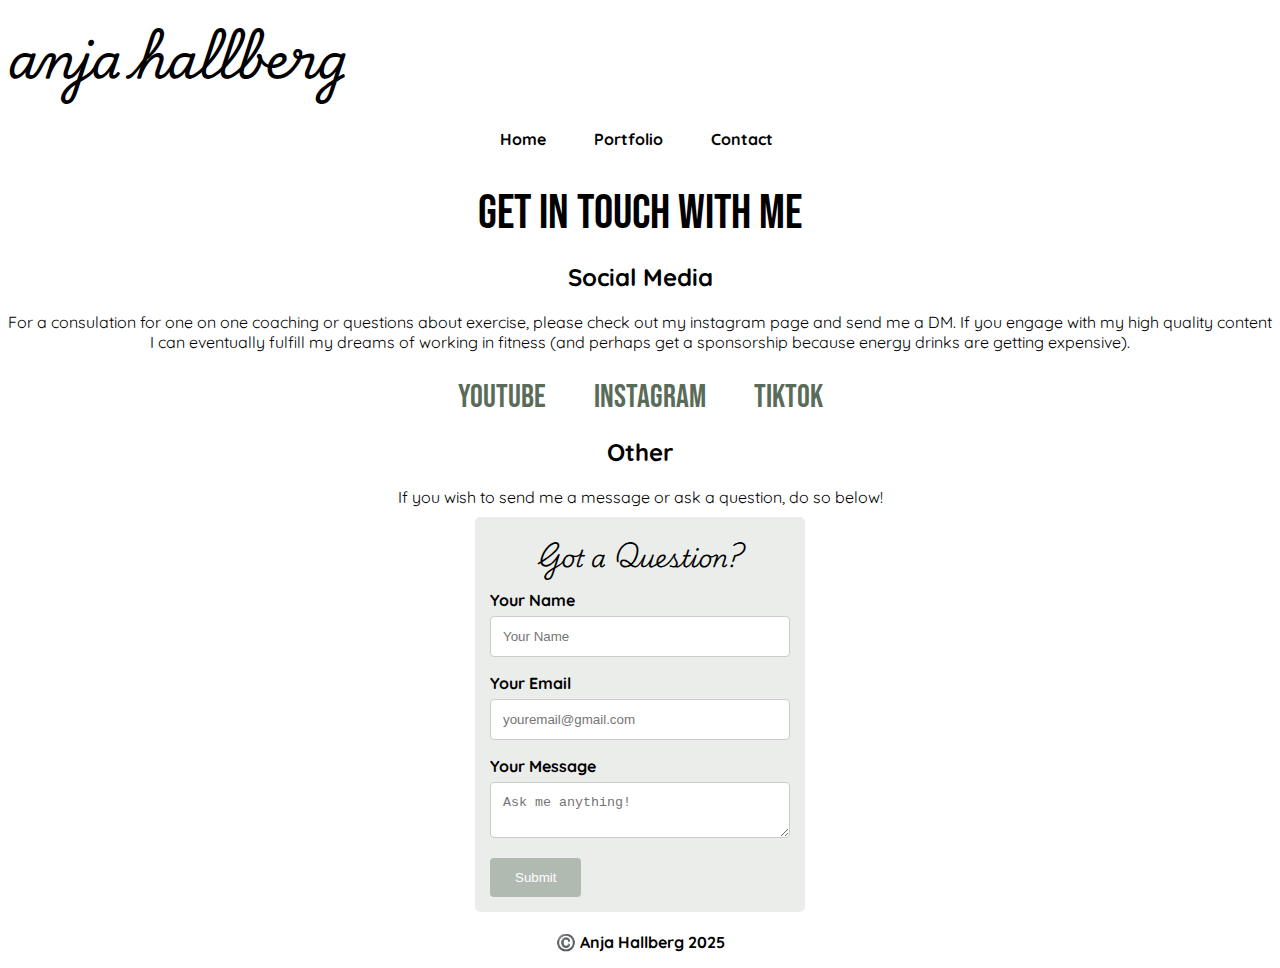
<file: contact.html>
<!--Code has been written with the help of Evelines recorded videos -->

<!DOCTYPE html>
<html lang="en">
  <head>
    <meta charset="UTF-8" />
    <meta name="viewport" content="width=device-width, initial-scale=1.0" />
    <title>Anja Hallberg - Contact</title>
    <link rel="stylesheet" href="css/main.css" />
    <script src="js/main.js" defer></script>
    <link rel="preconnect" href="https://fonts.googleapis.com" />
    <link rel="preconnect" href="https://fonts.gstatic.com" crossorigin />
    <link
      href="https://fonts.googleapis.com/css2?family=Playwrite+IN:wght@100..400&display=swap"
      rel="stylesheet"
    />
    <link rel="preconnect" href="https://fonts.googleapis.com" />
    <link rel="preconnect" href="https://fonts.gstatic.com" crossorigin />
    <link
      href="https://fonts.googleapis.com/css2?family=Bebas+Neue&family=Playwrite+IN:wght@100..400&display=swap"
      rel="stylesheet"
    />
    <link rel="preconnect" href="https://fonts.googleapis.com" />
    <link rel="preconnect" href="https://fonts.gstatic.com" crossorigin />
    <link
      href="https://fonts.googleapis.com/css2?family=Quicksand:wght@300..700&display=swap"
      rel="stylesheet"
    />
  </head>
  <body>
    <header>
      <p id="logo">anja hallberg</p>
      <nav>
        <ul>
          <a class="home" href="index.html"><li>Home</li></a>
          <a class="portfolio" href="portfolio.html"><li>Portfolio</li></a>
          <a class="contact" href="contact.html"><li>Contact</li></a>
        </ul>
      </nav>
    </header>
    <main>
      <h1>Get In Touch With Me</h1>
      <h2>Social Media</h2>
      <p class="intro-text">
        For a consulation for one on one coaching or questions about exercise,
        please check out my instagram page and send me a DM. If you engage with
        my high quality content I can eventually fulfill my dreams of working in
        fitness (and perhaps get a sponsorship because energy drinks are getting
        expensive).
      </p>
      <section class="social-media-form">
        <a class="social-media" href="https://youtube.com"><li>YouTube</li></a>
        <a class="social-media" href="https://www.instagram.com/anjalifts/">
          <li>Instagram</li></a
        >
        <a class="social-media" href="https://www.tiktok.com"
          ><li>TikTok</li></a
        >
      </section>
      <h2>Other</h2>
      <p class="intro-text">
        If you wish to send me a message or ask a question, do so below!
      </p>

      <!--Contact Form adapted from
      https://www.w3schools.com/howto/howto_css_contact_form.asp -->
      <section class="contact-form">
        <h2 class="form-header">Got a Question?</h2>
        <form>
          <label for="name">Your Name</label>
          <input type="text" id="name" placeholder="Your Name" />
          <label for="email">Your Email</label>
          <input type="text" id="email" placeholder="youremail@gmail.com" />
          <label for="message">Your Message</label>
          <textarea
            name="message"
            id="message"
            placeholder="Ask me anything!"
          ></textarea>
          <input id="submit-button" type="submit" value="Submit" />
        </form>
      </section>
    </main>
    <footer>
      <p>©️ Anja Hallberg 2025</p>
    </footer>
  </body>
</html>
</file>
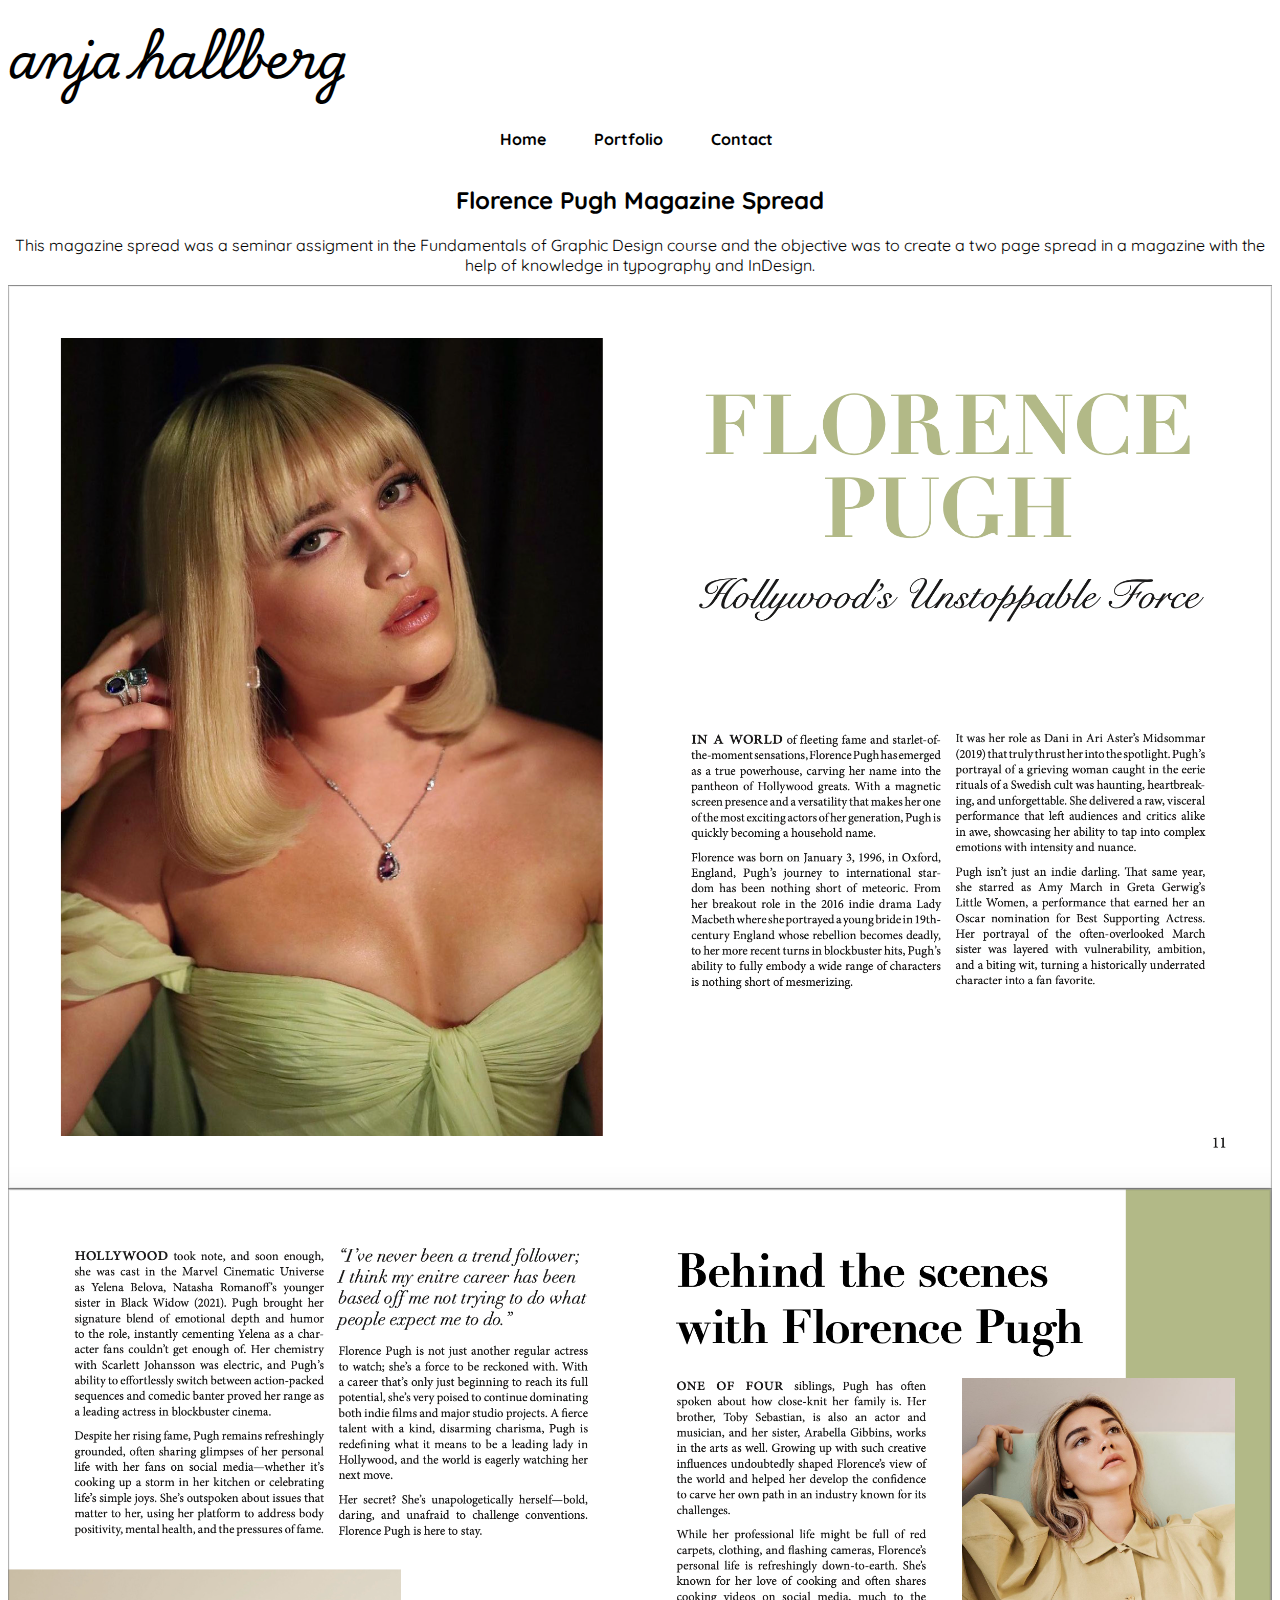
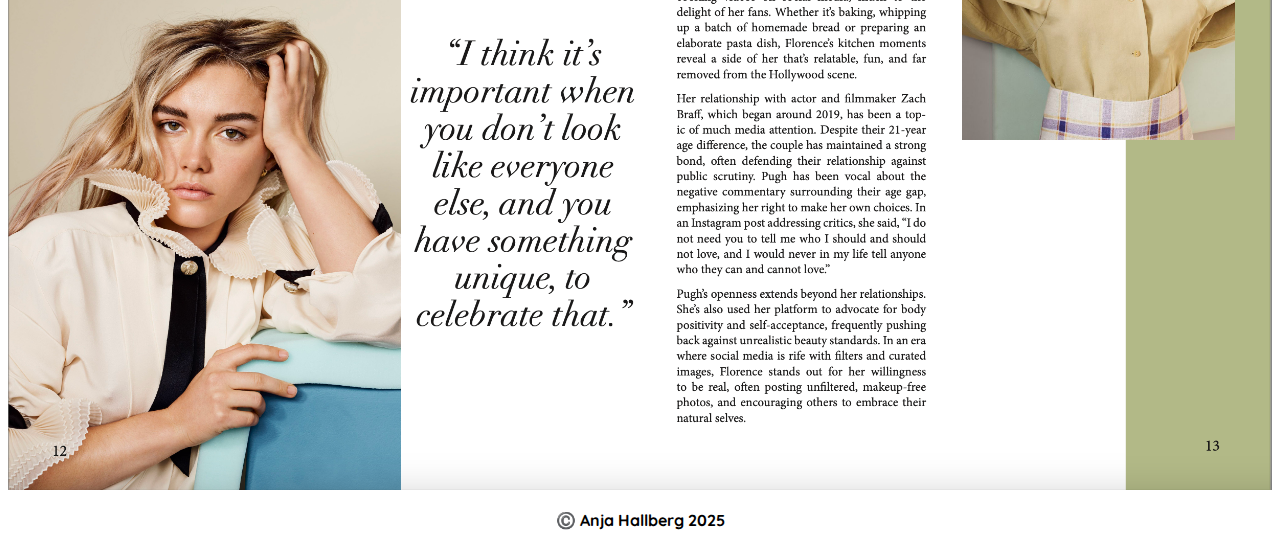
<file: magazine-spread.html>
<!DOCTYPE html>
<html lang="en">
  <head>
    <meta charset="UTF-8" />
    <meta name="viewport" content="width=device-width, initial-scale=1.0" />
    <title>Anja Hallberg - Magazine Spread</title>
    <link rel="stylesheet" href="css/main.css" />
    <script src="js/main.js" defer></script>
    <link rel="preconnect" href="https://fonts.googleapis.com" />
    <link rel="preconnect" href="https://fonts.gstatic.com" crossorigin />
    <link
      href="https://fonts.googleapis.com/css2?family=Playwrite+IN:wght@100..400&display=swap"
      rel="stylesheet"
    />
    <link rel="preconnect" href="https://fonts.googleapis.com" />
    <link rel="preconnect" href="https://fonts.gstatic.com" crossorigin />
    <link
      href="https://fonts.googleapis.com/css2?family=Bebas+Neue&family=Playwrite+IN:wght@100..400&display=swap"
      rel="stylesheet"
    />
    <link rel="preconnect" href="https://fonts.googleapis.com" />
    <link rel="preconnect" href="https://fonts.gstatic.com" crossorigin />
    <link
      href="https://fonts.googleapis.com/css2?family=Quicksand:wght@300..700&display=swap"
      rel="stylesheet"
    />
  </head>
  <body>
    <header>
      <p id="logo">anja hallberg</p>
      <nav>
        <ul>
          <a class="home" href="index.html"><li>Home</li></a>
          <a class="portfolio" href="portfolio.html"><li>Portfolio</li></a>
          <a class="contact" href="contact.html"><li>Contact</li></a>
        </ul>
      </nav>
    </header>
    <main>
      <h2>Florence Pugh Magazine Spread</h2>
      <p class="intro-text">
        This magazine spread was a seminar assigment in the Fundamentals of
        Graphic Design course and the objective was to create a two page spread
        in a magazine with the help of knowledge in typography and InDesign.
      </p>
      <section class="magazine-container">
        <figure class="magazine-figure">
          <img
            class="mag-img"
            src="images/page-one.png"
            alt="page one of a magazine spread"
          />
          <img
            class="mag-img"
            src="images/page-two.png"
            alt="page two of a pagazine spread"
          />
        </figure>
      </section>
    </main>
  </body>
  <footer>
    <p>©️ Anja Hallberg 2025</p>
  </footer>
</html>
</file>
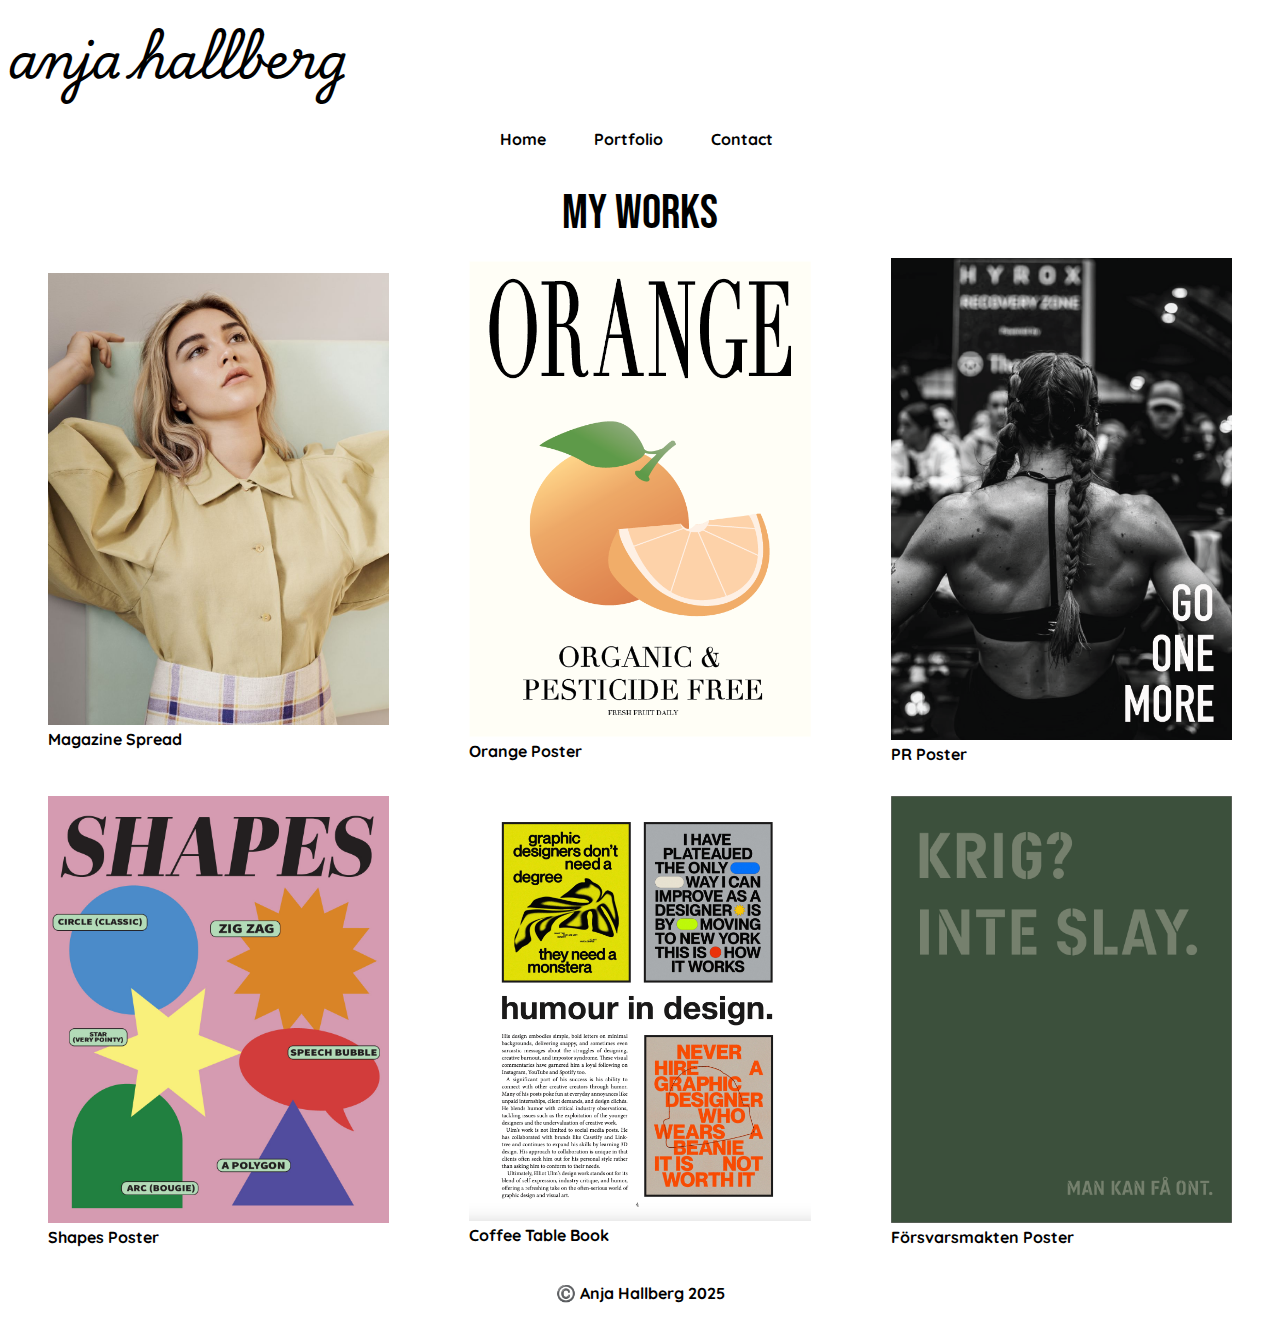
<file: portfolio.html>
<!DOCTYPE html>
<html lang="en">
  <head>
    <meta charset="UTF-8" />
    <meta name="viewport" content="width=device-width, initial-scale=1.0" />
    <title>Anja Hallberg - Creative Works</title>
    <link rel="stylesheet" href="css/main.css" />
    <script src="js/main.js" defer></script>
    <link rel="preconnect" href="https://fonts.googleapis.com" />
    <link rel="preconnect" href="https://fonts.gstatic.com" crossorigin />
    <link
      href="https://fonts.googleapis.com/css2?family=Playwrite+IN:wght@100..400&display=swap"
      rel="stylesheet"
    />
    <link rel="preconnect" href="https://fonts.googleapis.com" />
    <link rel="preconnect" href="https://fonts.gstatic.com" crossorigin />
    <link
      href="https://fonts.googleapis.com/css2?family=Bebas+Neue&family=Playwrite+IN:wght@100..400&display=swap"
      rel="stylesheet"
    />
    <link rel="preconnect" href="https://fonts.googleapis.com" />
    <link rel="preconnect" href="https://fonts.gstatic.com" crossorigin />
    <link
      href="https://fonts.googleapis.com/css2?family=Quicksand:wght@300..700&display=swap"
      rel="stylesheet"
    />
  </head>
  <body>
    <header>
      <p id="logo">anja hallberg</p>
      <nav>
        <ul>
          <a class="home" href="index.html"><li>Home</li></a>
          <a class="portfolio" href="portfolio.html"><li>Portfolio</li></a>
          <a class="contact" href="contact.html"><li>Contact</li></a>
        </ul>
      </nav>
    </header>
    <main>
      <h1>My works</h1>
      <section class="portfolio-container">
        <a href="magazine-spread.html">
          <figure class="florence-fig">
            <img
              class="florence-img"
              src="images/green3.jpeg"
              alt="florence pugh in green dress"
            />
            <figcaption>Magazine Spread</figcaption>
          </figure>
        </a>
        <figure>
          <img
            class="posters"
            src="images/orange-poster.png"
            alt="poster of an illustrated orange"
          />
          <figcaption>Orange Poster</figcaption>
        </figure>
        <figure>
          <img
            class="posters"
            src="images/lucy-davis-gom-03.png"
            alt="Lucy Davis doing hyrox"
          />
          <figcaption>PR Poster</figcaption>
        </figure>
        <figure>
          <img
            class="posters"
            src="images/shapes.jpg"
            alt="Illustrated poster with shapes"
          />
          <figcaption>Shapes Poster</figcaption>
        </figure>
        <figure>
          <img
            class="posters"
            src="images/coffee-book.png"
            alt="page from a coffee table book"
          />
          <figcaption>Coffee Table Book</figcaption>
        </figure>
        <figure>
          <img
            class="posters"
            src="images/forsvarsmakten.png"
            alt="green poster with military font"
          />
          <figcaption>Försvarsmakten Poster</figcaption>
        </figure>
      </section>
    </main>
  </body>
  <footer>
    <p>©️ Anja Hallberg 2025</p>
  </footer>
</html>
</file>
<file: css/main.css>
/* HEADER */

#logo {
  font-family: "Playwrite IN", serif;
  font-optical-sizing: auto;
  font-weight: 500;
  font-style: normal;
  font-size: 2rem;
  margin-top: 0px;
  margin-bottom: 10px;
}

@media screen and (max-width: 420px) {
  #logo {
    font-size: 1rem;
  }
}

@media screen and (min-width: 1000px) {
  #logo {
    font-size: 3rem;
  }
}

ul {
  list-style: none;
  display: flex;
  place-items: center;
}

nav {
  display: grid;
  place-items: center;
}

li {
  margin-right: 3rem;
}

@media screen and (max-width: 420px) {
  ul {
    display: flex;
    flex-direction: column;
    gap: 1rem;
  }
}

@keyframes bounce {
  0% {
    transform: translateY(0px);
  }
  50% {
    transform: translateY(-5px);
  }
}

.home:hover,
.contact:hover,
.portfolio:hover {
  animation-name: bounce;
  animation-duration: 0.5s;
  animation-timing-function: ease-in-out;
  animation-iteration-count: infinite;
}

/* MAIN */

main {
  display: grid;
  place-items: center;
}

a,
figcaption {
  font-family: "Quicksand", serif;
  font-optical-sizing: auto;
  font-weight: 700;
  font-style: normal;
  color: black;
  text-decoration: none;
  font-size: 1rem;
}

.main-img {
  width: 100%;
}

.home-imgs {
  display: grid;
  grid-template-columns: repeat(3, 1fr);
  grid-template-rows: auto;
  align-items: center;
  gap: 5%;
}

h1 {
  font-family: "Bebas Neue", serif;
  font-weight: 400;
  font-style: normal;
  font-size: 3rem;
  margin-top: 20px;
  margin-bottom: 0px;
  text-align: center;
}

h2 {
  font-family: "Quicksand", serif;
  font-optical-sizing: auto;
  font-weight: 700;
  font-style: normal;
  text-align: center;
  margin-bottom: 10px;
}

.intro-text {
  font-family: "Quicksand", serif;
  font-optical-sizing: auto;
  font-weight: 400;
  font-style: normal;
  margin-top: 10px;
  margin-bottom: 10px;
  text-align: center;
}

/* CONTACT PAGE */

.social-media-form {
  display: flex;
  margin-top: 1rem;
  margin-left: 3rem;
}

.social-media {
  list-style: none;
  text-align: center;
  text-decoration: none;
  font-family: "Bebas Neue", serif;
  font-weight: 400;
  font-style: normal;
  font-size: 2rem;
  gap: 2rem;
  color: #596b59;
  transition: color 500ms ease;
}

.social-media:hover {
  color: #b6dbb6;
}

@media screen and (max-width: 450px) {
  .social-media-form {
    flex-direction: column;
    gap: 1rem;
  }
}

.form-header {
  font-family: "Playwrite IN", serif;
  font-optical-sizing: auto;
  font-weight: 300;
  font-style: normal;
  font-size: 1.5rem;
  margin-top: 0;
}

/* Contact form styling (input) adapted from https://www.w3schools.com/howto/howto_css_contact_form.asp */
input[type="text"],
textarea {
  width: 100%;
  padding: 12px;
  border: 1px solid #ccc;
  border-radius: 4px;
  box-sizing: border-box;
  margin-top: 6px;
  margin-bottom: 16px;
  resize: vertical;
}

input[type="submit"] {
  background-color: #b1bab1;
  color: white;
  padding: 12px 25px;
  border: none;
  border-radius: 4px;
  transition: background-color 500ms ease;
}

input[type="submit"]:hover {
  background-color: #84a184;
}

.contact-form {
  border-radius: 5px;
  background-color: #ebedeb;
  padding: 15px;
  font-family: "Quicksand", serif;
  font-optical-sizing: auto;
  font-weight: 700;
  font-style: normal;
  font-size: 1rem;
  color: black;
  display: inline-block;
  width: 300px;
}

/* PORTFOLIO */

.posters,
.florence-img {
  width: 100%;
}

@media screen and (min-width: 520px) {
  .portfolio-container {
    display: grid;
    grid-template-columns: repeat(2, 1fr);
    align-items: center;
  }
}

@media screen and (min-width: 750px) {
  .portfolio-container {
    display: grid;
    grid-template-columns: repeat(3, 1fr);
    align-items: center;
  }
}

.florence-fig {
  transition: transform 0.3s ease;
}

.florence-fig:hover {
  transform: scale(1.1);
}

/* MAGAZINE SPREAD */

.magazine-container {
  display: grid;
  grid-template-rows: auto auto;
}

.magazine-figure {
  margin: 0;
  display: block;
}

.mag-img {
  width: 100%;
  display: block;
}

/* FOOTER */

footer {
  text-align: center;
  font-family: "Quicksand", serif;
  font-optical-sizing: auto;
  font-weight: 700;
  font-style: normal;
  margin-top: 20px;
}
</file>
